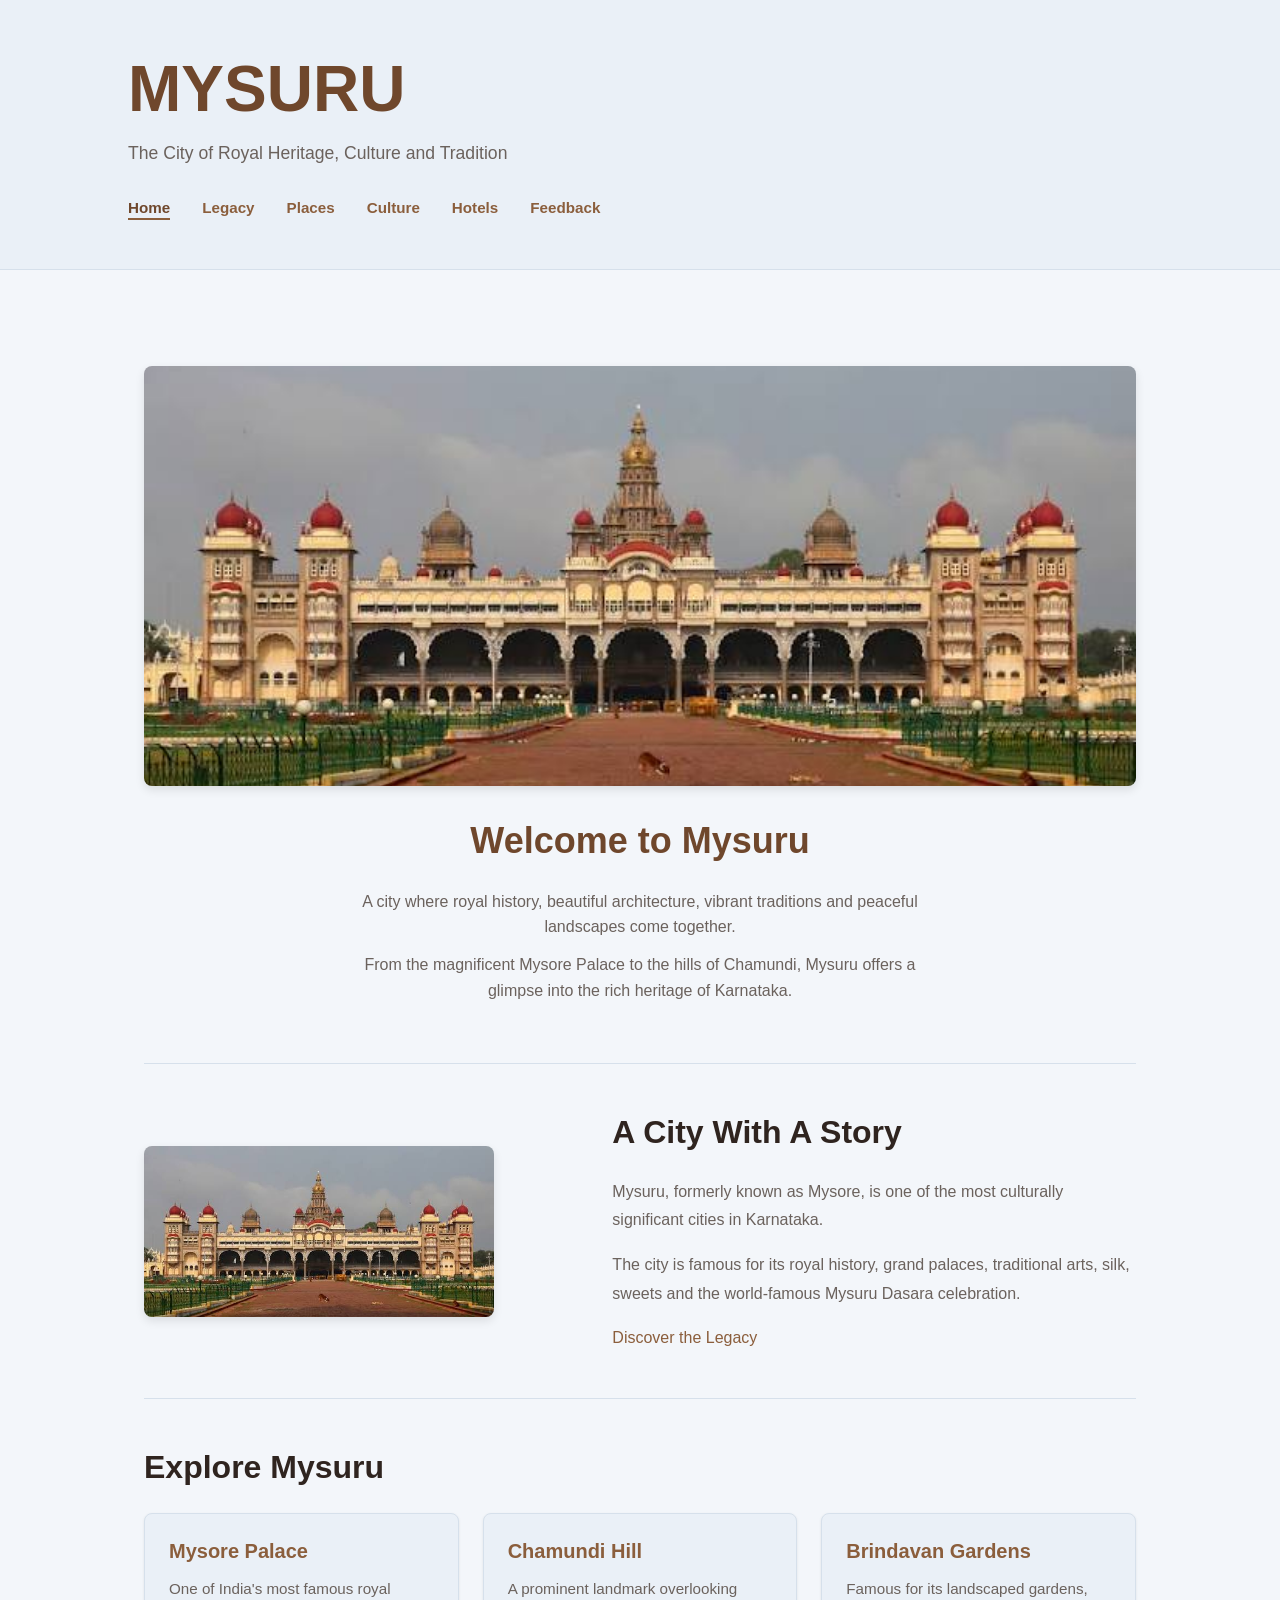
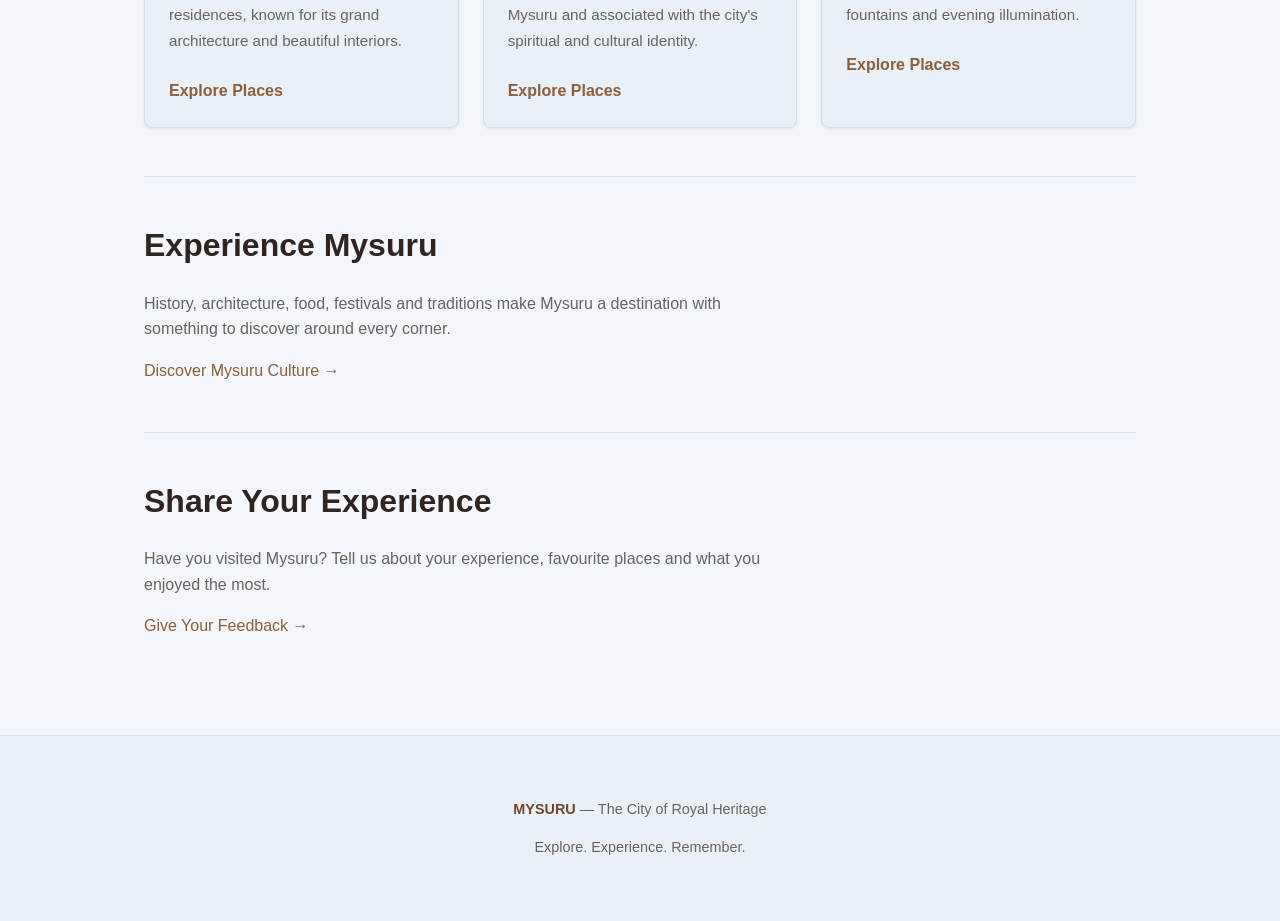
<file: index.html>
<!DOCTYPE html>
<html lang="en">

<head>
    <meta charset="UTF-8">
    <meta name="viewport" content="width=device-width, initial-scale=1.0">

    <title>Mysuru | The City of Royal Heritage</title>

    <meta name="description"
        content="Discover Mysuru, its royal heritage, magnificent landmarks, rich culture and famous attractions.">

    <link rel="stylesheet" href="style.css">
</head>

<body class="page-home">

    <a href="#main-content" class="skip-link">
        Skip to main content
    </a>

    <header>

        <h1>MYSURU</h1>

        <p>
            The City of Royal Heritage, Culture and Tradition
        </p>

        <nav>
            <ul>
                <li><a href="index.html">Home</a></li>
                <li><a href="legacy.html">Legacy</a></li>
                <li><a href="places.html">Places</a></li>
                <li><a href="culture.html">Culture</a></li>
                <li><a href="hotels.html">Hotels</a></li>
                <li><a href="feedback.html">Feedback</a></li>
            </ul>
        </nav>

    </header>


    <main id="main-content">

        <section id="hero"> 

            <img src="IMAGES/mysuru-palace.jpeg"
                alt="Mysore Palace illuminated at night">

            <h2>Welcome to Mysuru</h2>

            <p>
                A city where royal history, beautiful architecture,
                vibrant traditions and peaceful landscapes come together.
            </p>

            <p>
                From the magnificent Mysore Palace to the hills of
                Chamundi, Mysuru offers a glimpse into the rich heritage
                of Karnataka.
            </p>

        </section>


        <section id="about">

            <img src="IMAGES/mysuru-palace.jpeg"
                alt="Mysore Palace">

            <div>

                <h2>A City With A Story</h2>

                <p>
                    Mysuru, formerly known as Mysore, is one of the most
                    culturally significant cities in Karnataka.
                </p>

                <p>
                    The city is famous for its royal history, grand
                    palaces, traditional arts, silk, sweets and the
                    world-famous Mysuru Dasara celebration.
                </p>

                <a href="legacy.html">
                    Discover the Legacy
                </a>

            </div>

        </section>


        <section id="places">

            <h2>Explore Mysuru</h2>

            <div id="projects">

                <article>

                    <h3>Mysore Palace</h3>

                    <p>
                        One of India's most famous royal residences,
                        known for its grand architecture and beautiful
                        interiors.
                    </p>

                    <a href="places.html">
                        Explore Places
                    </a>

                </article>


                <article>

                    <h3>Chamundi Hill</h3>

                    <p>
                        A prominent landmark overlooking Mysuru and
                        associated with the city's spiritual and cultural
                        identity.
                    </p>

                    <a href="places.html">
                        Explore Places
                    </a>

                </article>


                <article>

                    <h3>Brindavan Gardens</h3>

                    <p>
                        Famous for its landscaped gardens, fountains and
                        evening illumination.
                    </p>

                    <a href="places.html">
                        Explore Places
                    </a>

                </article>

            </div>

        </section>


        <section>

            <h2>Experience Mysuru</h2>

            <p>
                History, architecture, food, festivals and traditions
                make Mysuru a destination with something to discover
                around every corner.
            </p>

            <a href="culture.html">
                Discover Mysuru Culture →
            </a>

        </section>


        <section>

            <h2>Share Your Experience</h2>

            <p>
                Have you visited Mysuru? Tell us about your experience,
                favourite places and what you enjoyed the most.
            </p>

            <a href="feedback.html">
                Give Your Feedback →
            </a>

        </section>

    </main>


    <footer>

        <p>
            <strong>MYSURU</strong> — The City of Royal Heritage
        </p>

        <p>
            Explore. Experience. Remember.
        </p>

    </footer>

</body>

</html>
</file>
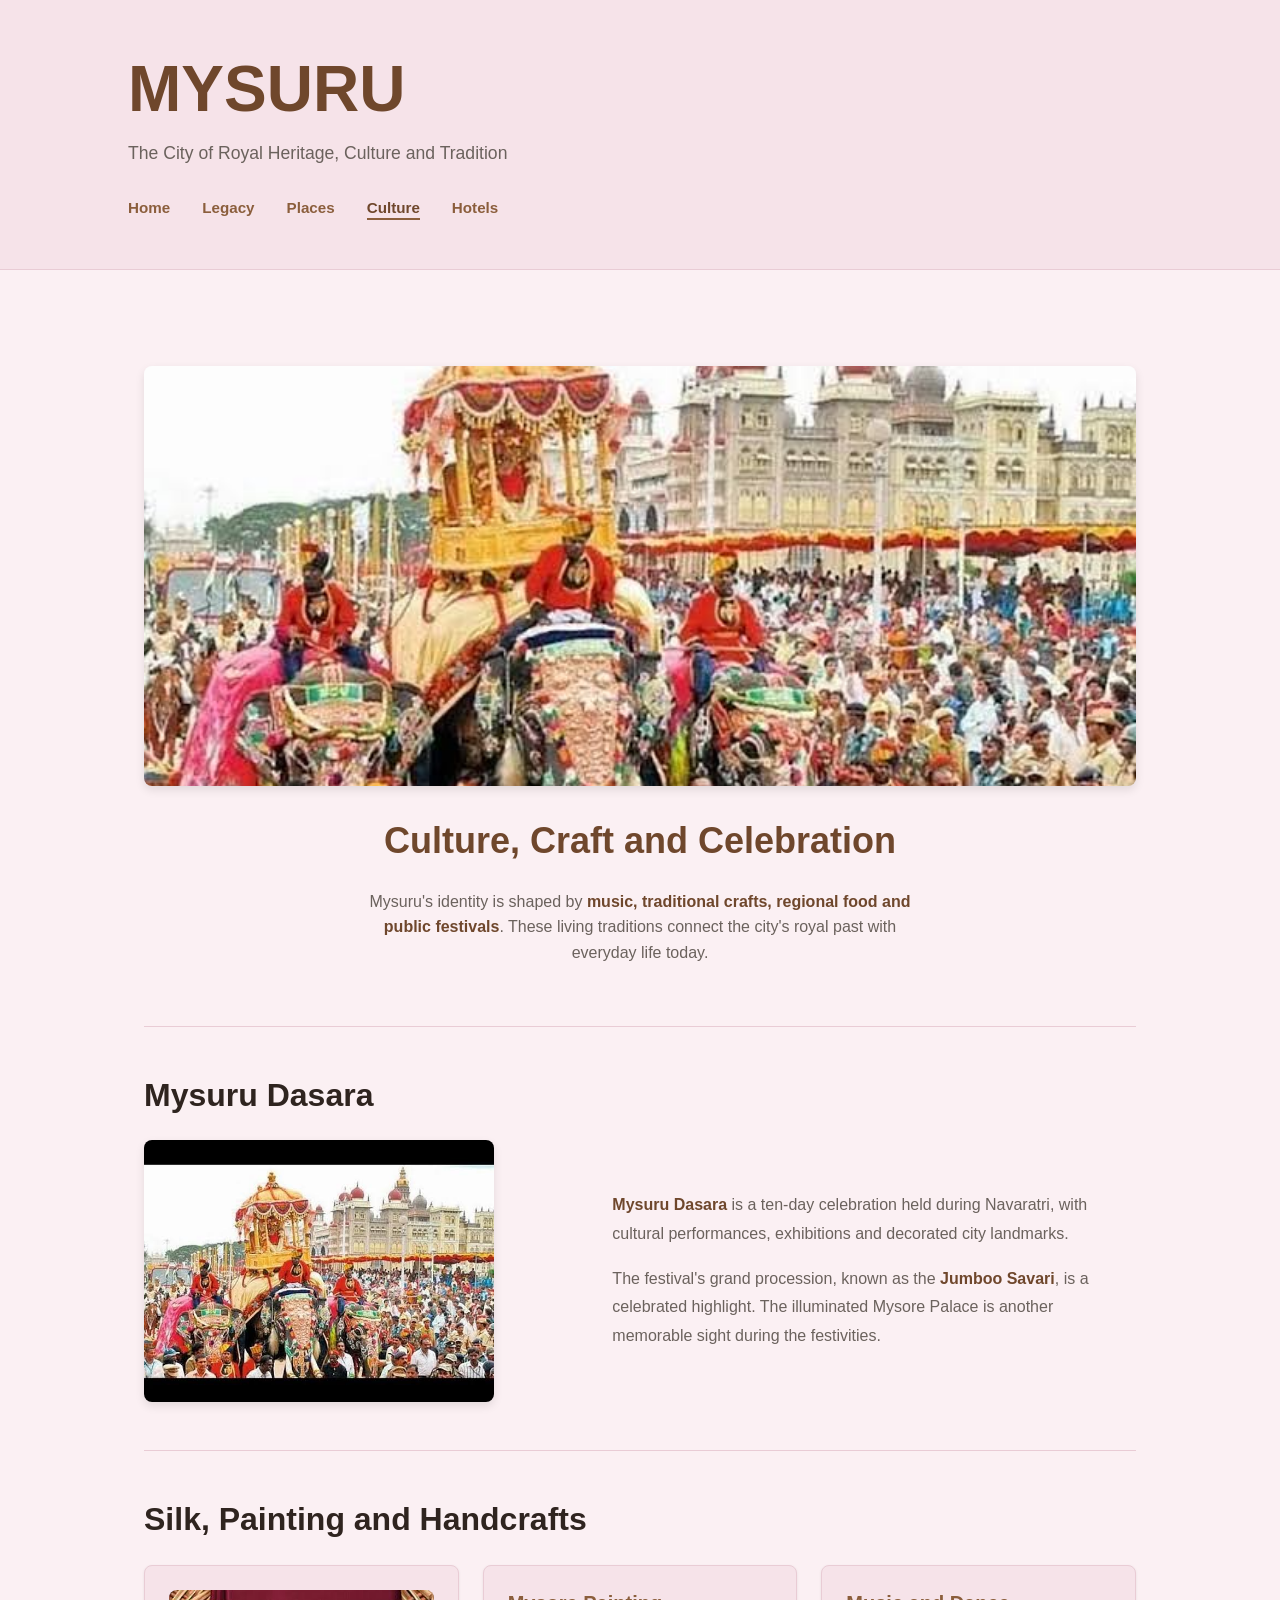
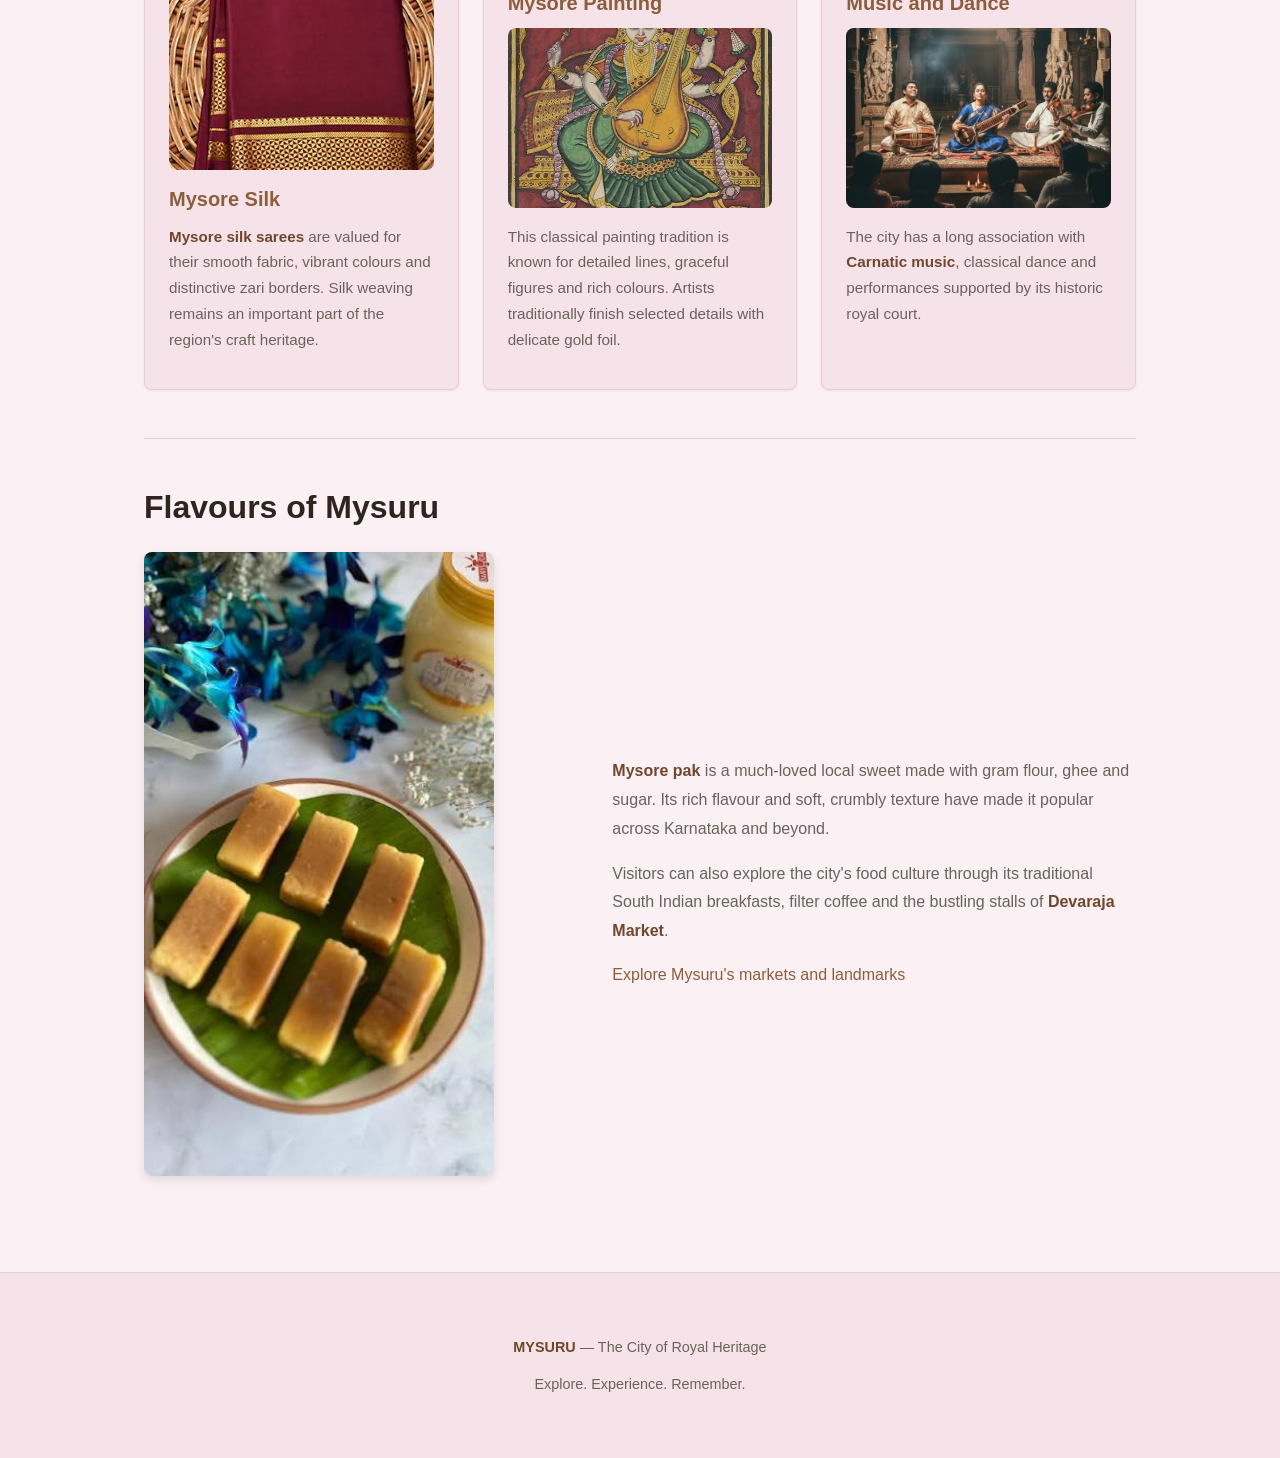
<file: culture.html>
<!DOCTYPE html>
<html lang="en">

<head>
    <meta charset="UTF-8">
    <meta name="viewport" content="width=device-width, initial-scale=1.0">

    <title>Mysuru | Culture, Craft &amp; Celebration</title>

    <meta name="description"
        content="Discover Mysuru Dasara, Mysore silk, traditional painting, music and the city's famous food.">

    <link rel="stylesheet" href="style.css">
</head>

<body class="page-culture">

    <a href="#main-content" class="skip-link">
        Skip to main content
    </a>

    <header>

        <h1>MYSURU</h1>

        <p>
            The City of Royal Heritage, Culture and Tradition
        </p>

        <nav>
            <ul>
                <li><a href="index.html">Home</a></li>
                <li><a href="legacy.html">Legacy</a></li>
                <li><a href="places.html">Places</a></li>
                <li><a href="culture.html" aria-current="page">Culture</a></li>
                <li><a href="hotels.html">Hotels</a></li>
            </ul>
        </nav>

    </header>

    <main id="main-content">

        <section id="hero">

            <img src="IMAGES/dasara.jpeg"
                alt="Mysuru Dasara festival celebration">

            <h2>Culture, Craft and Celebration</h2>

            <p>
                Mysuru's identity is shaped by <strong>music, traditional
                crafts, regional food and public festivals</strong>. These
                living traditions connect the city's royal past with
                everyday life today.
            </p>

        </section>


        <section>

            <h2>Mysuru Dasara</h2>

            <div id="about">

                <img src="IMAGES/dasara.jpeg"
                    alt="Mysuru Dasara, the city's annual cultural festival">

                <div>

                    <p>
                        <strong>Mysuru Dasara</strong> is a ten-day
                        celebration held during Navaratri, with cultural
                        performances, exhibitions and decorated city
                        landmarks.
                    </p>

                    <p>
                        The festival's grand procession, known as the
                        <strong>Jumboo Savari</strong>, is a celebrated
                        highlight. The illuminated Mysore Palace is another
                        memorable sight during the festivities.
                    </p>

                </div>

            </div>

        </section>


        <section>

            <h2>Silk, Painting and Handcrafts</h2>

            <div id="projects">

                <article>

                    <img src="IMAGES/mysore-silk.jpeg"
                        alt="Mysore silk, a traditional textile associated with the city">

                    <h3>Mysore Silk</h3>

                    <p>
                        <strong>Mysore silk sarees</strong> are valued for
                        their smooth fabric, vibrant colours and distinctive
                        zari borders. Silk weaving remains an important part
                        of the region's craft heritage.
                    </p>

                </article>


                <article>

                    <h3>Mysore Painting</h3>

                    <img src="IMAGES/mysore-paintings.jpeg"
                        alt="Mysore painting, a traditional art form from the city">

                    <p>
                        This classical painting tradition is known for
                        detailed lines, graceful figures and rich colours.
                        Artists traditionally finish selected details with
                        delicate gold foil.
                    </p>

                </article>


                <article>

                    <h3>Music and Dance</h3>

                    <img src="IMAGES/carnatic-music.jpeg"
                        alt="Carnatic music performance in Mysuru"> 

                    <p>
                        The city has a long association with <strong>Carnatic
                        music</strong>, classical dance and performances
                        supported by its historic royal court.
                    </p>

                </article>

            </div>

        </section>


        <section>

            <h2>Flavours of Mysuru</h2>

            <div id="about">

                <img src="IMAGES/mysore-pak.jpeg"
                    alt="Mysore pak, a traditional sweet from Mysuru">

                <div>

                    <p>
                        <strong>Mysore pak</strong> is a much-loved local
                        sweet made with gram flour, ghee and sugar. Its rich
                        flavour and soft, crumbly texture have made it
                        popular across Karnataka and beyond.
                    </p>

                    <p>
                        Visitors can also explore the city's food culture
                        through its traditional South Indian breakfasts,
                        filter coffee and the bustling stalls of
                        <strong>Devaraja Market</strong>.
                    </p>

                    <a href="places.html">Explore Mysuru's markets and landmarks</a>

                </div>

            </div>

        </section>

    </main>


    <footer>

        <p>
            <strong>MYSURU</strong> — The City of Royal Heritage
        </p>

        <p>
            Explore. Experience. Remember.
        </p>

    </footer>

</body>

</html>
</file>
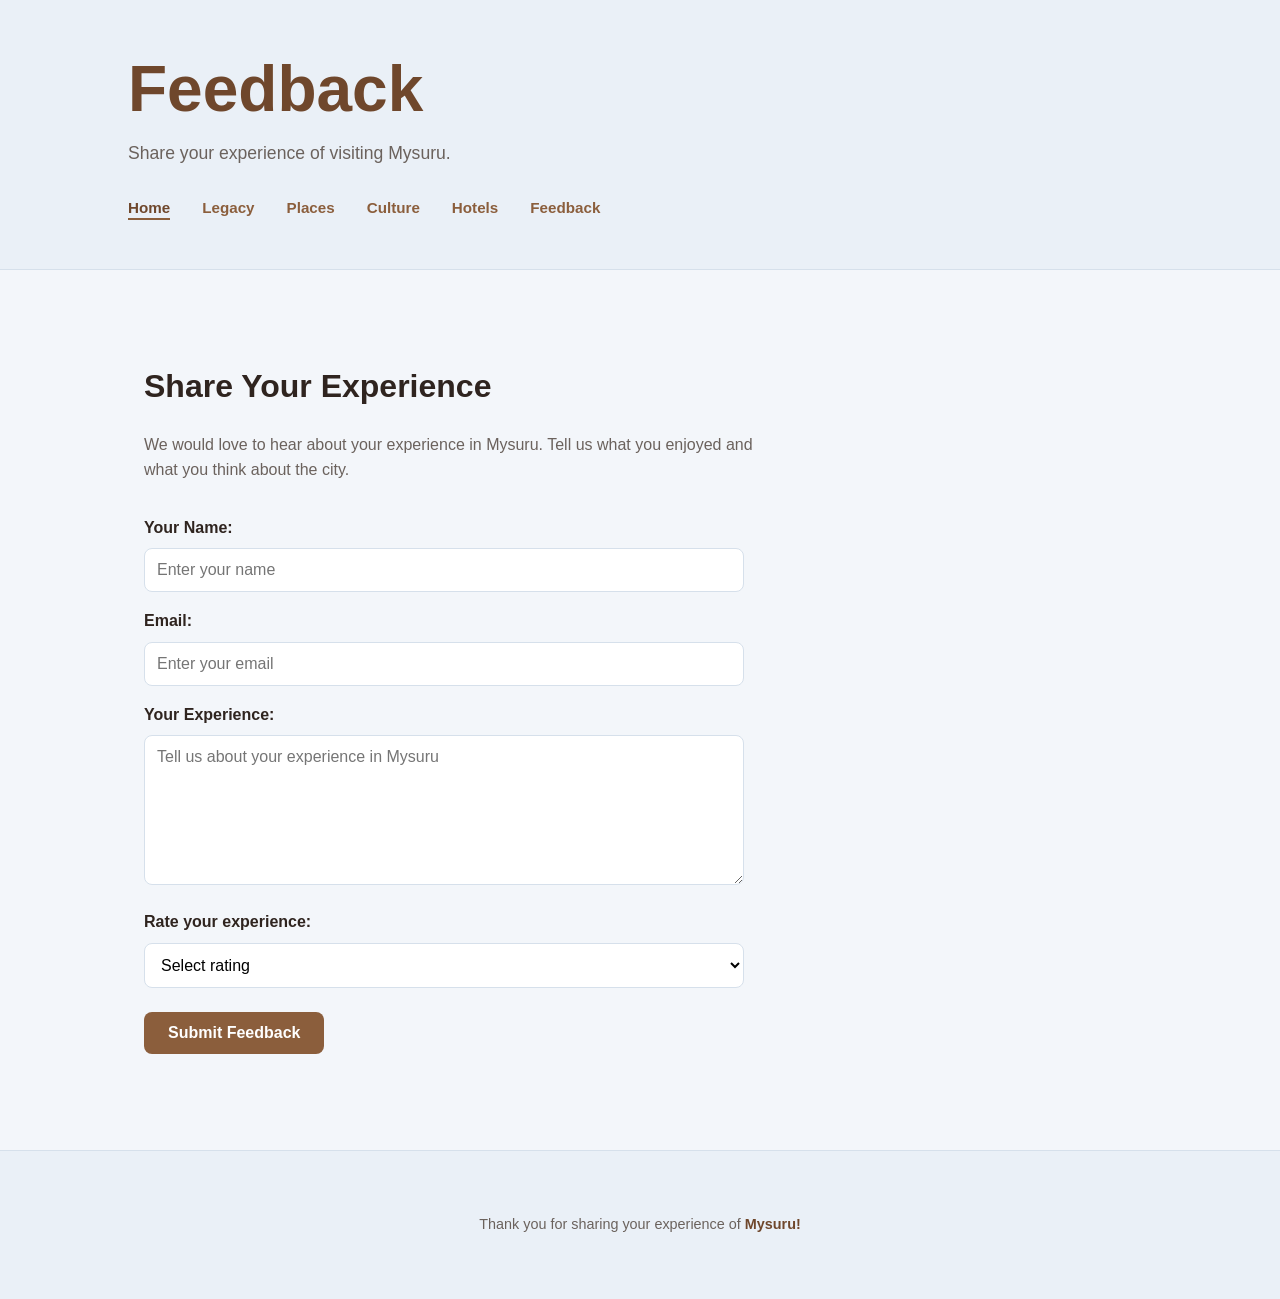
<file: feedback.html>
<!DOCTYPE html>
<html lang="en">

<head>
    <meta charset="UTF-8">
    <meta name="viewport" content="width=device-width, initial-scale=1.0">
    <title>Mysuru Feedback</title>

    <link rel="stylesheet" href="style.css">
</head>

<body class="page-home">

    <header>
        <h1>Feedback</h1>
        <p>Share your experience of visiting Mysuru.</p>

        <nav>
            <ul>
                <li><a href="index.html">Home</a></li>
                <li><a href="legacy.html">Legacy</a></li>
                <li><a href="places.html">Places</a></li>
                <li><a href="culture.html">Culture</a></li>
                <li><a href="hotels.html">Hotels</a></li>
                <li><a href="feedback.html">Feedback</a></li>
            </ul>
        </nav>
    </header>

    <main>

        <section id="feedback">
            <h2>Share Your Experience</h2>

            <p>
                We would love to hear about your experience in Mysuru.
                Tell us what you enjoyed and what you think about the city.
            </p>

            <form>

                <label for="name">Your Name:</label>
                <input type="text" id="name" name="name" placeholder="Enter your name">

                <label for="email">Email:</label>
                <input type="email" id="email" name="email" placeholder="Enter your email">

                <label for="experience">Your Experience:</label>
                <textarea id="experience" name="experience"
                    placeholder="Tell us about your experience in Mysuru"></textarea>

                <label for="rating">Rate your experience:</label>

                <select id="rating" name="rating">
                    <option value="">Select rating</option>
                    <option value="5">Excellent</option>
                    <option value="4">Very Good</option>
                    <option value="3">Good</option>
                    <option value="2">Average</option>
                    <option value="1">Needs Improvement</option>
                </select>

                <button type="submit">Submit Feedback</button>

            </form>
        </section>

    </main>

    <footer>
        <p>Thank you for sharing your experience of <strong>Mysuru!</strong></p>
    </footer>

</body>

</html>
</file>
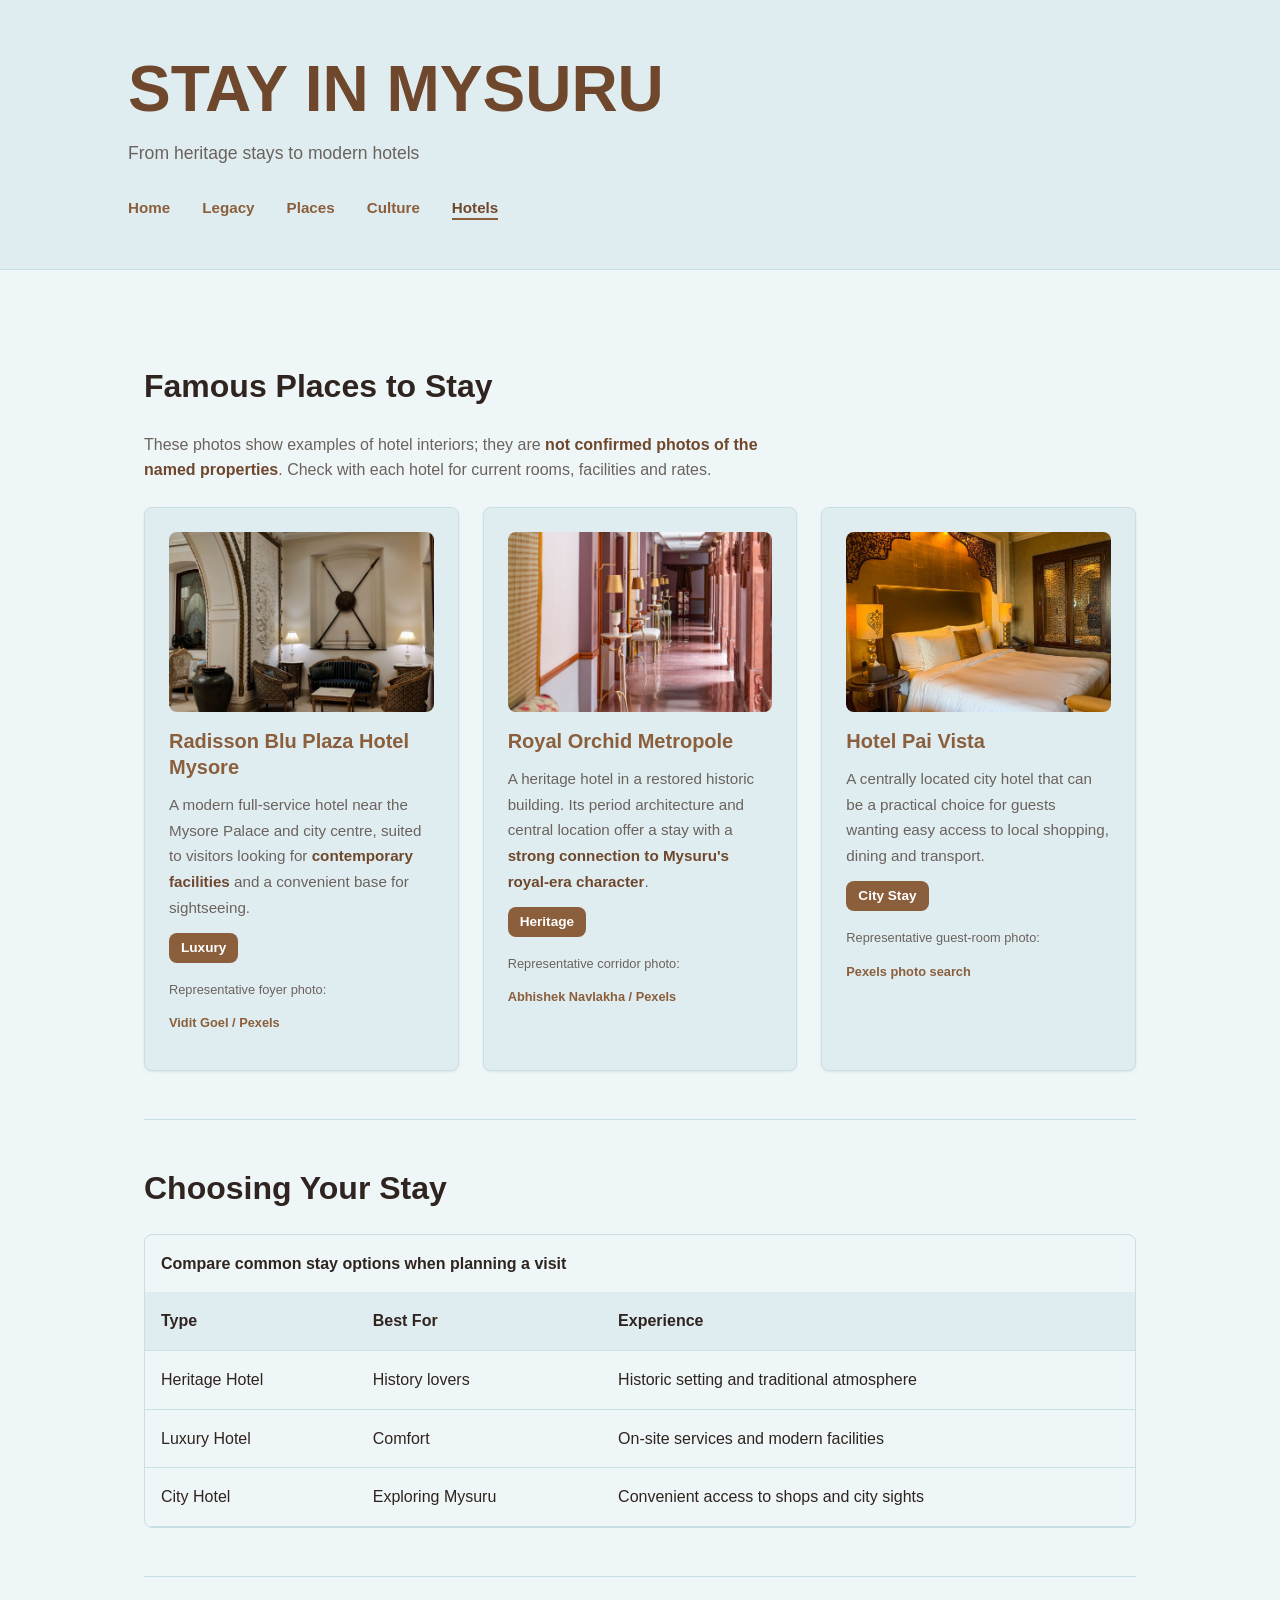
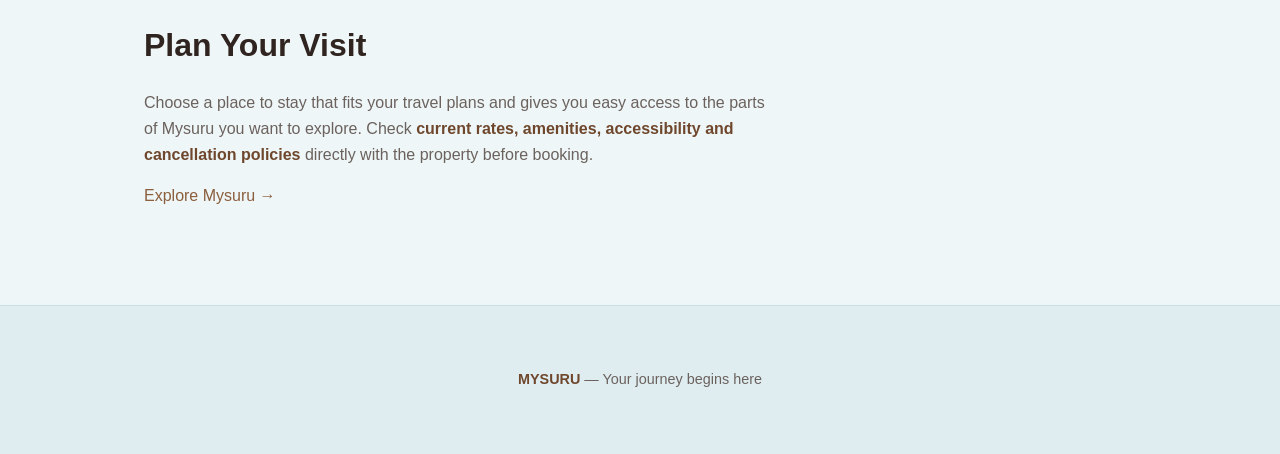
<file: hotels.html>
<!DOCTYPE html>
<html lang="en">

<head>

    <meta charset="UTF-8">
    <meta name="viewport" content="width=device-width, initial-scale=1.0">

    <title>Mysuru | Hotels & Stay</title>

    <meta name="description"
        content="Explore some well-known hotels and heritage stays in Mysuru.">

    <link rel="stylesheet" href="style.css">

</head>

<body class="page-hotels">

    <a href="#main-content" class="skip-link">
        Skip to main content
    </a>


    <header>

        <h1>STAY IN MYSURU</h1>

        <p>
            From heritage stays to modern hotels
        </p>


        <nav>

            <ul>

                <li><a href="index.html">Home</a></li>

                <li><a href="legacy.html">Legacy</a></li>

                <li><a href="places.html">Places</a></li>

                <li><a href="culture.html">Culture</a></li>

                <li><a href="hotels.html" aria-current="page">Hotels</a></li>

            </ul>

        </nav>

    </header>


    <main id="main-content">


        <section>

            <h2>Famous Places to Stay</h2>

            <p class="page-intro">
                These photos show examples of hotel interiors; they are
                <strong>not confirmed photos of the named properties</strong>.
                Check with each hotel for current rooms, facilities and rates.
            </p>

            <div id="projects">


                <article>

                    <img src="IMAGES/hotel-lobby.jpg"
                        alt="Illustrative hotel foyer, not a confirmed photo of Radisson Blu Plaza Hotel Mysore"
                        loading="lazy">

                    <h3>Radisson Blu Plaza Hotel Mysore</h3>

                    <p>
                        A modern full-service hotel near the Mysore Palace
                        and city centre, suited to visitors looking for
                        <strong>contemporary facilities</strong> and a
                        convenient base for sightseeing.
                    </p>

                    <span class="status">
                        Luxury
                    </span>

                    <p class="photo-credit">
                        Representative foyer photo:
                        <a href="https://www.pexels.com/photo/luxury-hotel-foyer-15227142/"
                            target="_blank" rel="noopener noreferrer">Vidit Goel / Pexels</a>
                    </p>

                </article>


                <article>

                    <img src="IMAGES/hotel-heritage-corridor.jpg"
                        alt="Illustrative heritage hotel corridor, not a confirmed photo of Royal Orchid Metropole"
                        loading="lazy">

                    <h3>Royal Orchid Metropole</h3>

                    <p>
                        A heritage hotel in a restored historic building.
                        Its period architecture and central location offer
                        a stay with a <strong>strong connection to Mysuru's
                        royal-era character</strong>.
                    </p>

                    <span class="status">
                        Heritage
                    </span>

                    <p class="photo-credit">
                        Representative corridor photo:
                        <a href="https://www.pexels.com/photo/elegant-heritage-hotel-corridor-in-bikaner-33803734/"
                            target="_blank" rel="noopener noreferrer">Abhishek Navlakha / Pexels</a>
                    </p>

                </article>


                <article>

                    <img src="IMAGES/hotel-guest-room.jpg"
                        alt="Illustrative luxury hotel guest room, not a confirmed photo of Hotel Pai Vista"
                        loading="lazy">

                    <h3>Hotel Pai Vista</h3>

                    <p>
                        A centrally located city hotel that can be a
                        practical choice for guests wanting easy access to
                        local shopping, dining and transport.
                    </p>

                    <span class="status">
                        City Stay
                    </span>

                    <p class="photo-credit">
                        Representative guest-room photo:
                        <a href="https://www.pexels.com/search/luxury%20hotel%20room/"
                            target="_blank" rel="noopener noreferrer">Pexels photo search</a>
                    </p>

                </article>


            </div>

        </section>


        <section>

            <h2>Choosing Your Stay</h2>

            <div class="table-wrap">

                <table>

                    <caption>
                    Compare common stay options when planning a visit
                    </caption>

                    <thead>

                        <tr>

                            <th>Type</th>

                            <th>Best For</th>

                            <th>Experience</th>

                        </tr>

                    </thead>


                    <tbody>

                        <tr>

                            <td>Heritage Hotel</td>

                            <td>History lovers</td>

                            <td>Historic setting and traditional atmosphere</td>

                        </tr>


                        <tr>

                            <td>Luxury Hotel</td>

                            <td>Comfort</td>

                            <td>On-site services and modern facilities</td>

                        </tr>


                        <tr>

                            <td>City Hotel</td>

                            <td>Exploring Mysuru</td>

                            <td>Convenient access to shops and city sights</td>

                        </tr>

                    </tbody>

                </table>

            </div>

        </section>


        <section>

            <h2>Plan Your Visit</h2>

            <p>
                Choose a place to stay that fits your travel plans and
                gives you easy access to the parts of Mysuru you want
                to explore. Check <strong>current rates, amenities,
                accessibility and cancellation policies</strong> directly
                with the property before booking.
            </p>

            <a href="places.html">
                Explore Mysuru →
            </a>

        </section>


    </main>


    <footer>

        <p>
            <strong>MYSURU</strong> — Your journey begins here
        </p>

    </footer>

</body>

</html>
</file>
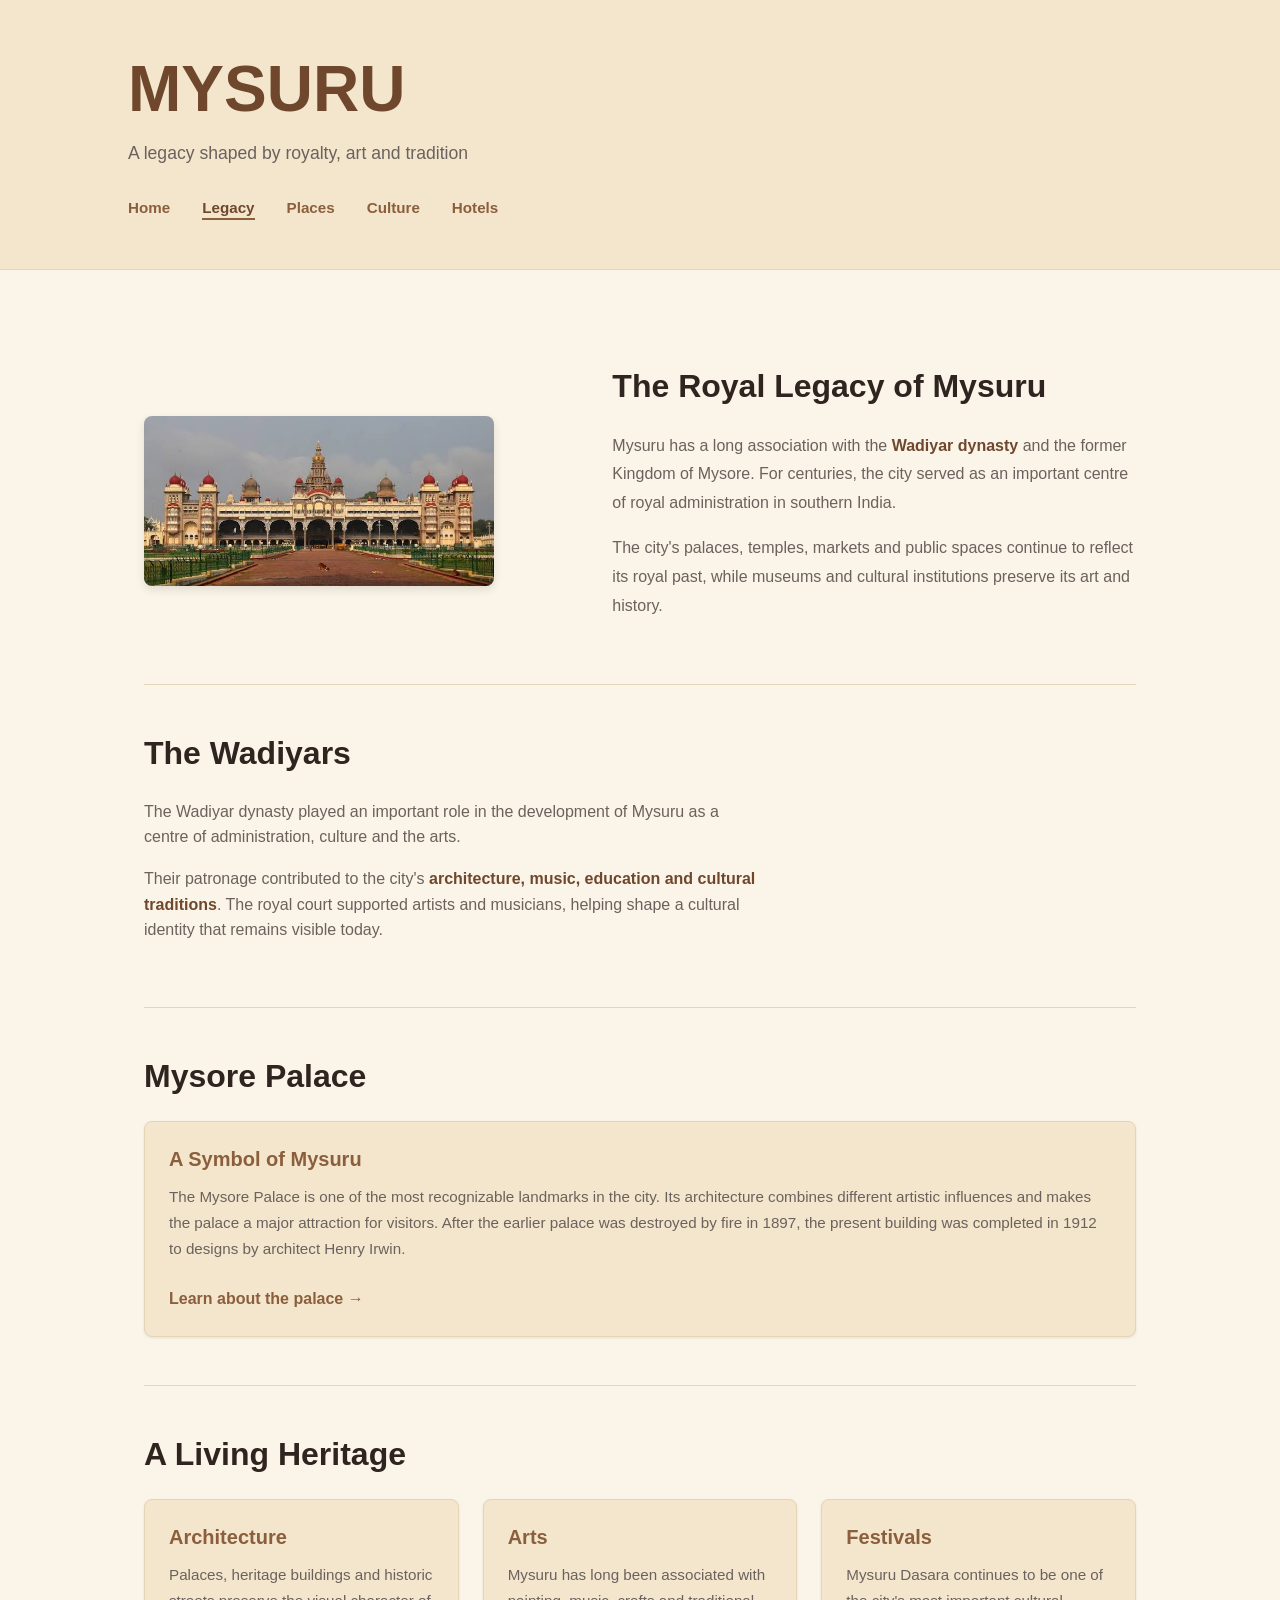
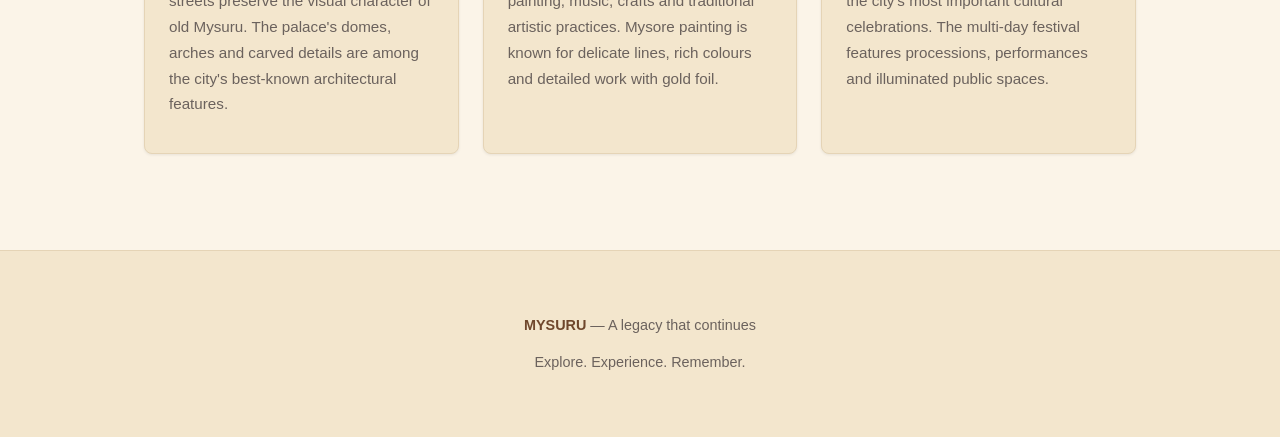
<file: legacy.html>
<!DOCTYPE html>
<html lang="en">

<head>

    <meta charset="UTF-8">
    <meta name="viewport" content="width=device-width, initial-scale=1.0">

    <title>Mysuru | Royal Legacy</title>

    <meta name="description"
        content="Explore the royal history and heritage of Mysuru.">

    <link rel="stylesheet" href="style.css">

</head>

<body class="page-legacy">

    <a href="#main-content" class="skip-link">
        Skip to main content
    </a>


    <header>

        <h1>MYSURU</h1>

        <p>
            A legacy shaped by royalty, art and tradition
        </p>

        <nav>

            <ul>

                <li><a href="index.html">Home</a></li>

                <li><a href="legacy.html" aria-current="page">Legacy</a></li>

                <li><a href="places.html">Places</a></li>

                <li><a href="culture.html">Culture</a></li>

                <li><a href="hotels.html">Hotels</a></li>

            </ul>

        </nav>

    </header>


    <main id="main-content">


        <section id="about">

            <img src="IMAGES/mysuru-palace.jpeg"
                alt="Mysore Palace representing Mysuru's royal heritage">

            <div>

                <h2>The Royal Legacy of Mysuru</h2>

                <p>
                    Mysuru has a long association with the <strong>Wadiyar dynasty</strong>
                    and the former Kingdom of Mysore. For centuries, the city
                    served as an important centre of royal administration in
                    southern India.
                </p>

                <p>
                    The city's palaces, temples, markets and public
                    spaces continue to reflect its royal past, while museums
                    and cultural institutions preserve its art and history.
                </p>

            </div>

        </section>


        <section>

            <h2>The Wadiyars</h2>

            <p>
                The Wadiyar dynasty played an important role in the
                development of Mysuru as a centre of administration,
                culture and the arts.
            </p>

            <p>
                Their patronage contributed to the city's <strong>architecture,
                music, education and cultural traditions</strong>. The royal
                court supported artists and musicians, helping shape a
                cultural identity that remains visible today.
            </p>

        </section>


        <section>

            <h2>Mysore Palace</h2>

            <article>

                <h3>A Symbol of Mysuru</h3>

                <p>
                    The Mysore Palace is one of the most recognizable
                    landmarks in the city. Its architecture combines
                    different artistic influences and makes the palace
                    a major attraction for visitors. After the earlier palace
                    was destroyed by fire in 1897, the present building was
                    completed in 1912 to designs by architect Henry Irwin.
                </p>

                <a href="places.html">
                    Learn about the palace →
                </a>

            </article>

        </section>


        <section>

            <h2>A Living Heritage</h2>

            <div id="projects">

                <article>

                    <h3>Architecture</h3>

                    <p>
                        Palaces, heritage buildings and historic streets
                        preserve the visual character of old Mysuru. The
                        palace's domes, arches and carved details are among
                        the city's best-known architectural features.
                    </p>

                </article>


                <article>

                    <h3>Arts</h3>

                    <p>
                        Mysuru has long been associated with painting,
                        music, crafts and traditional artistic practices.
                        Mysore painting is known for delicate lines, rich
                        colours and detailed work with gold foil.
                    </p>

                </article>


                <article>

                    <h3>Festivals</h3>

                    <p>
                        Mysuru Dasara continues to be one of the city's
                        most important cultural celebrations. The multi-day
                        festival features processions, performances and
                        illuminated public spaces.
                    </p>

                </article>

            </div>

        </section>


    </main>


    <footer>

        <p>
            <strong>MYSURU</strong> — A legacy that continues
        </p>

        <p>
            Explore. Experience. Remember.
        </p>

    </footer>

</body>

</html>
</file>
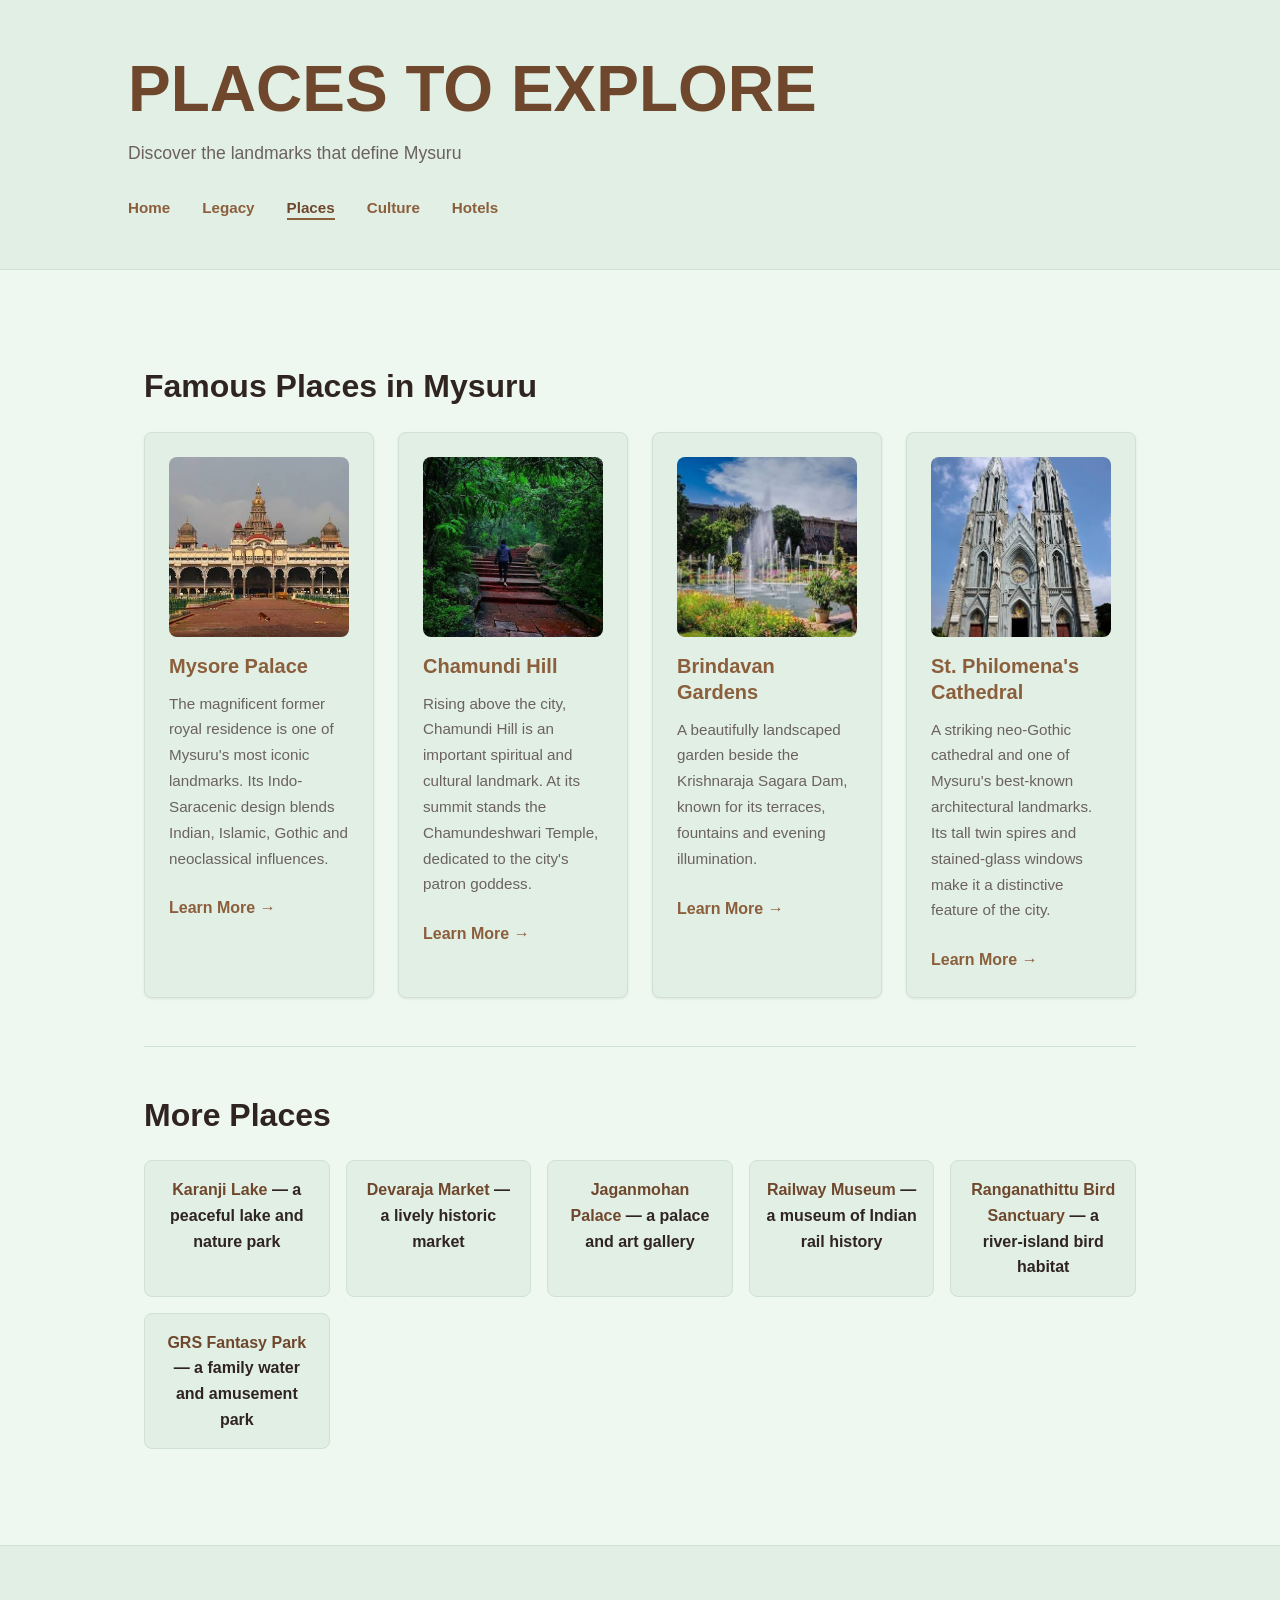
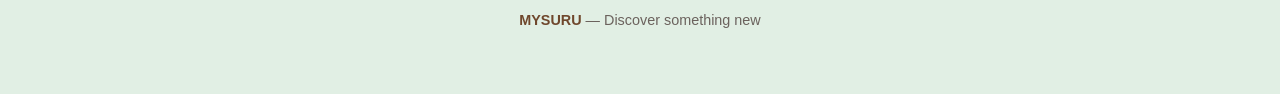
<file: places.html>
<!DOCTYPE html>
<html lang="en">

<head>

    <meta charset="UTF-8">
    <meta name="viewport" content="width=device-width, initial-scale=1.0">

    <title>Mysuru | Places to Visit</title>

    <meta name="description"
        content="Explore famous tourist places and landmarks in Mysuru.">

    <link rel="stylesheet" href="style.css">

</head>

<body class="page-places">

    <a href="#main-content" class="skip-link">
        Skip to main content
    </a>


    <header>

        <h1>PLACES TO EXPLORE</h1>

        <p>
            Discover the landmarks that define Mysuru
        </p>


        <nav>

            <ul>

                <li><a href="index.html">Home</a></li>

                <li><a href="legacy.html">Legacy</a></li>

                <li><a href="places.html" aria-current="page">Places</a></li>

                <li><a href="culture.html">Culture</a></li>

                <li><a href="hotels.html">Hotels</a></li>

            </ul>

        </nav>

    </header>


    <main id="main-content">


        <section>

            <h2>Famous Places in Mysuru</h2>

            <div id="projects">


                <article>

                    <img src="IMAGES/mysuru-palace.jpeg"
                        alt="Mysore Palace, the royal residence and landmark of Mysuru">

                    <h3>Mysore Palace</h3>

                    <p>
                        The magnificent former royal residence is one of
                        Mysuru's most iconic landmarks. Its Indo-Saracenic
                        design blends Indian, Islamic, Gothic and
                        neoclassical influences.
                    </p>

                    <a href="#">
                        Learn More →
                    </a>

                </article>


                <article>

                    <img src="IMAGES/chamundi-hill.jpeg"
                        alt="Chamundi Hill rising above Mysuru">

                    <h3>Chamundi Hill</h3>

                    <p>
                        Rising above the city, Chamundi Hill is an
                        important spiritual and cultural landmark. At its
                        summit stands the Chamundeshwari Temple, dedicated
                        to the city's patron goddess.
                    </p>

                    <a href="#">
                        Learn More →
                    </a>

                </article>


                <article>

                    <img src="IMAGES/brin-davan.jpeg"
                        alt="Brindavan Gardens">

                    <h3>Brindavan Gardens</h3>

                    <p>
                        A beautifully landscaped garden beside the
                        Krishnaraja Sagara Dam, known for its terraces,
                        fountains and evening illumination.
                    </p>

                    <a href="#">
                        Learn More →
                    </a>

                </article>


                <article>

                    <img src="IMAGES/st-philomena.jpeg"
                        alt="Neo-Gothic St. Philomena's Cathedral in Mysuru">

                    <h3>St. Philomena's Cathedral</h3>

                    <p>
                        A striking neo-Gothic cathedral and one of
                        Mysuru's best-known architectural landmarks. Its
                        tall twin spires and stained-glass windows make it
                        a distinctive feature of the city.
                    </p>

                    <a href="#">
                        Learn More →
                    </a>

                </article>


            </div>

        </section>


        <section>

            <h2>More Places</h2>

            <div id="skills">

                <ul>

                    <li><strong>Karanji Lake</strong> — a peaceful lake and nature park</li>

                    <li><strong>Devaraja Market</strong> — a lively historic market</li>

                    <li><strong>Jaganmohan Palace</strong> — a palace and art gallery</li>

                    <li><strong>Railway Museum</strong> — a museum of Indian rail history</li>

                    <li><strong>Ranganathittu Bird Sanctuary</strong> — a river-island bird habitat</li>

                    <li><strong>GRS Fantasy Park</strong> — a family water and amusement park</li>

                </ul>

            </div>

        </section>


    </main>


    <footer>

        <p>
            <strong>MYSURU</strong> — Discover something new
        </p>

    </footer>

</body>

</html>
</file>
<file: style.css>
:root {
    --ink: #2f241f;
    --muted: #6b625d;
    --paper: #ffffff;
    --wash: #faf7f2;

    --accent: #8b5e3c;
    --accent-dark: #6f472c;
    --accent-light: #c89b6d;

    --highlight: #b8860b;

    --line: #e5ddd5;

    --radius: 8px;
    --space: 1rem;

    --shadow-sm: 0 1px 3px rgba(0, 0, 0, 0.08);
    --shadow-md: 0 4px 10px rgba(0, 0, 0, 0.10);

    --transition: all 200ms ease-in-out;
}


/* ------------------------------
   BASIC RESET
------------------------------ */

*,
*::before,
*::after {
    box-sizing: border-box;
}


body {
    margin: 0;

    font-family: -apple-system, BlinkMacSystemFont,
        "Segoe UI", Roboto, "Helvetica Neue", Arial, sans-serif;

    font-size: 1rem;
    line-height: 1.6;

    color: var(--ink);
    background-color: var(--page-bg, var(--paper));
}


.page-home {
    --page-bg: #f3f6fa;
    --wash: #eaf0f7;
    --line: #d6e0eb;
}


.page-legacy {
    --page-bg: #fbf4e8;
    --wash: #f3e6cd;
    --line: #e5d4b6;
}


.page-places {
    --page-bg: #eff7f1;
    --wash: #e1efe4;
    --line: #cfe1d4;
}


.page-culture {
    --page-bg: #fbf0f3;
    --wash: #f6e3e9;
    --line: #e9ccd5;
}


.page-hotels {
    --page-bg: #eef6f8;
    --wash: #dfedf1;
    --line: #c9dfe5;
}


/* ------------------------------
   HEADINGS
------------------------------ */

h1,
h2,
h3 {
    margin: 0;
    font-weight: 700;
    line-height: 1.3;
}


h1 {
    font-size: clamp(2.5rem, 8vw, 4rem);
    margin-bottom: 0.5rem;
}


h2 {
    font-size: 2rem;
    margin-bottom: 1.5rem;
}


h3 {
    font-size: 1.25rem;
    margin-bottom: 0.75rem;
}


/* ------------------------------
   LINKS
------------------------------ */

a {
    color: var(--accent);
    text-decoration: none;

    transition: var(--transition);
}


a:hover {
    color: var(--accent-dark);
    text-decoration: underline;
    text-underline-offset: 4px;
}


/* ------------------------------
   IMAGES
------------------------------ */

img {
    max-width: 100%;
    height: auto;
    display: block;

    border-radius: var(--radius);
}


/* ------------------------------
   SKIP LINK
------------------------------ */

.skip-link {
    position: absolute;

    top: -4rem;
    left: var(--space);

    padding: 0.75rem 1rem;

    color: var(--paper);
    background-color: var(--ink);

    border-radius: var(--radius);
}


.skip-link:focus {
    top: var(--space);
}


/* ------------------------------
   HEADER
------------------------------ */

header {
    padding: 3rem max(var(--space), calc((100% - 64rem) / 2));

    background-color: var(--wash);

    border-bottom: 1px solid var(--line);
}


header h1 {
    color: var(--accent-dark);
}


header > p {
    max-width: 60ch;

    margin: 0.5rem 0 0;

    color: var(--muted);
    font-size: 1.1rem;
}


/* ------------------------------
   NAVIGATION
------------------------------ */

nav ul {
    display: flex;
    flex-wrap: wrap;

    gap: 1rem 2rem;

    margin: 1.75rem 0 0;
    padding: 0;

    list-style: none;
}


nav a {
    font-weight: 600;
    font-size: 0.95rem;

    position: relative;
}


nav a::after {
    content: "";

    position: absolute;

    bottom: -4px;
    left: 0;

    width: 0;
    height: 2px;

    background-color: var(--accent);

    transition: width 200ms ease-in-out;
}


nav a:hover::after {
    width: 100%;
}


.page-home nav a[href="index.html"],
.page-legacy nav a[href="legacy.html"],
.page-places nav a[href="places.html"],
.page-culture nav a[href="culture.html"],
.page-hotels nav a[href="hotels.html"] {
    color: var(--accent-dark);
    font-weight: 700;
}


.page-home nav a[href="index.html"]::after,
.page-legacy nav a[href="legacy.html"]::after,
.page-places nav a[href="places.html"]::after,
.page-culture nav a[href="culture.html"]::after,
.page-hotels nav a[href="hotels.html"]::after {
    width: 100%;
}


/* ------------------------------
   MAIN
------------------------------ */

main {
    max-width: 64rem;

    margin: 0 auto;

    padding: 3rem var(--space);
}


/* ------------------------------
   SECTIONS
------------------------------ */

section {
    padding: 3rem 0;

    border-bottom: 1px solid var(--line);
}


section:last-child {
    border-bottom: none;
}


section > p {
    max-width: 70ch;
    color: var(--muted);
}


/* ------------------------------
   HERO
------------------------------ */

#hero {
    text-align: center;
}


#hero img {
    width: 100%;
    max-height: 420px;

    object-fit: cover;

    margin-bottom: 2rem;

    box-shadow: var(--shadow-md);
}


#hero h2 {
    color: var(--accent-dark);
    font-size: 2.25rem;
}


#hero p {
    max-width: 65ch;

    margin: 0.75rem auto;

    color: var(--muted);
}


.page-intro {
    max-width: 70ch;
    margin: 0 0 1.5rem;
    color: var(--muted);
}


strong {
    color: var(--accent-dark);
}


/* ------------------------------
   ABOUT / LEGACY
------------------------------ */

#about {
    display: grid;

    grid-template-columns: 1fr 1.2fr;

    gap: 2rem;

    align-items: center;
}


#about img {
    width: 100%;
    max-width: 350px;

    box-shadow: var(--shadow-md);
}


#about p {
    color: var(--muted);

    line-height: 1.8;
}


/* ------------------------------
   CONTENT CARDS
------------------------------ */

#projects {
    display: grid;

    gap: 1.5rem;

    grid-template-columns:
        repeat(auto-fit, minmax(220px, 1fr));
}


article {
    padding: 1.5rem;

    background-color: var(--wash);

    border: 1px solid var(--line);

    border-radius: var(--radius);

    box-shadow: var(--shadow-sm);

    transition: var(--transition);
}


article:hover {
    border-color: var(--accent-light);

    box-shadow: var(--shadow-md);

    transform: translateY(-2px);
}


article img {
    width: 100%;
    height: 180px;

    object-fit: cover;

    margin-bottom: 1rem;
}


article h3 {
    color: var(--accent);
}


article p {
    color: var(--muted);

    font-size: 0.95rem;

    line-height: 1.7;

    margin: 0.75rem 0;
}


article a {
    display: inline-block;

    margin-top: 0.75rem;

    font-weight: 600;
}


/* ------------------------------
   SKILLS / MORE PLACES
------------------------------ */

#skills ul {
    display: grid;

    grid-template-columns:
        repeat(auto-fit, minmax(180px, 1fr));

    gap: 1rem;

    margin: 0;
    padding: 0;

    list-style: none;
}


#skills li {
    padding: 1rem;

    text-align: center;

    font-weight: 600;

    background-color: var(--wash);

    border: 1px solid var(--line);

    border-radius: var(--radius);

    transition: var(--transition);
}


#skills li:hover {
    background-color: #f5eee7;

    border-color: var(--accent);

    box-shadow: var(--shadow-sm);
}


/* ------------------------------
   STATUS
------------------------------ */

.status {
    display: inline-block;

    padding: 0.25rem 0.75rem;

    color: var(--paper);

    background-color: var(--accent);

    border-radius: var(--radius);

    font-size: 0.85rem;

    font-weight: 600;
}


.photo-credit {
    margin-top: 1rem;
    font-size: 0.8rem;
}


/* ------------------------------
   TABLE
------------------------------ */

.table-wrap {
    overflow-x: auto;

    border: 1px solid var(--line);

    border-radius: var(--radius);
}


table {
    width: 100%;

    border-collapse: collapse;
}


caption {
    padding: 1rem;

    text-align: left;

    font-weight: 700;

    color: var(--ink);
}


th,
td {
    padding: 1rem;

    text-align: left;

    border-bottom: 1px solid var(--line);
}


th {
    background-color: var(--wash);

    font-weight: 700;
}


tbody tr:hover {
    background-color: #faf5ef;
}


/* ------------------------------
   FOCUS
------------------------------ */

:focus-visible {
    outline: 3px solid var(--accent-light);

    outline-offset: 3px;
}


/* ------------------------------
   FOOTER
------------------------------ */

footer {
    padding: 3rem var(--space);

    text-align: center;

    color: var(--muted);

    background-color: var(--wash);

    border-top: 1px solid var(--line);

    font-size: 0.9rem;
}


footer strong {
    color: var(--accent-dark);
}


/* ------------------------------
   MOBILE
------------------------------ */

@media (max-width: 768px) {

    header {
        padding: 2rem var(--space);
    }


    nav ul {
        gap: 0.75rem 1.25rem;

        margin-top: 1rem;
    }


    main {
        padding: 2rem var(--space);
    }


    section {
        padding: 2rem 0;
    }


    h1 {
        font-size: 2.5rem;
    }


    h2 {
        font-size: 1.6rem;
    }


    #about {
        grid-template-columns: 1fr;
    }


    #about img {
        max-width: 100%;
    }


    #hero h2 {
        font-size: 1.8rem;
    }


    article {
        padding: 1.25rem;
    }


    #skills ul {
        grid-template-columns: 1fr;
    }


    th,
    td {
        padding: 0.75rem;

        font-size: 0.9rem;
    }
}
/* ------------------------------
   FEEDBACK FORM
------------------------------ */

form {
    max-width: 600px;
    margin-top: 2rem;
}

label {
    display: block;
    margin-top: 1rem;
    margin-bottom: 0.5rem;
    font-weight: 600;
}

input,
textarea,
select {
    width: 100%;
    padding: 0.75rem;
    font-family: inherit;
    font-size: 1rem;

    border: 1px solid var(--line);
    border-radius: var(--radius);
    background-color: var(--paper);
}

textarea {
    height: 150px;
    resize: vertical;
}

button {
    margin-top: 1.5rem;
    padding: 0.75rem 1.5rem;

    color: var(--paper);
    background-color: var(--accent);

    border: none;
    border-radius: var(--radius);

    font-size: 1rem;
    font-weight: 600;

    cursor: pointer;
}

button:hover {
    background-color: var(--accent-dark);
}
</file>
